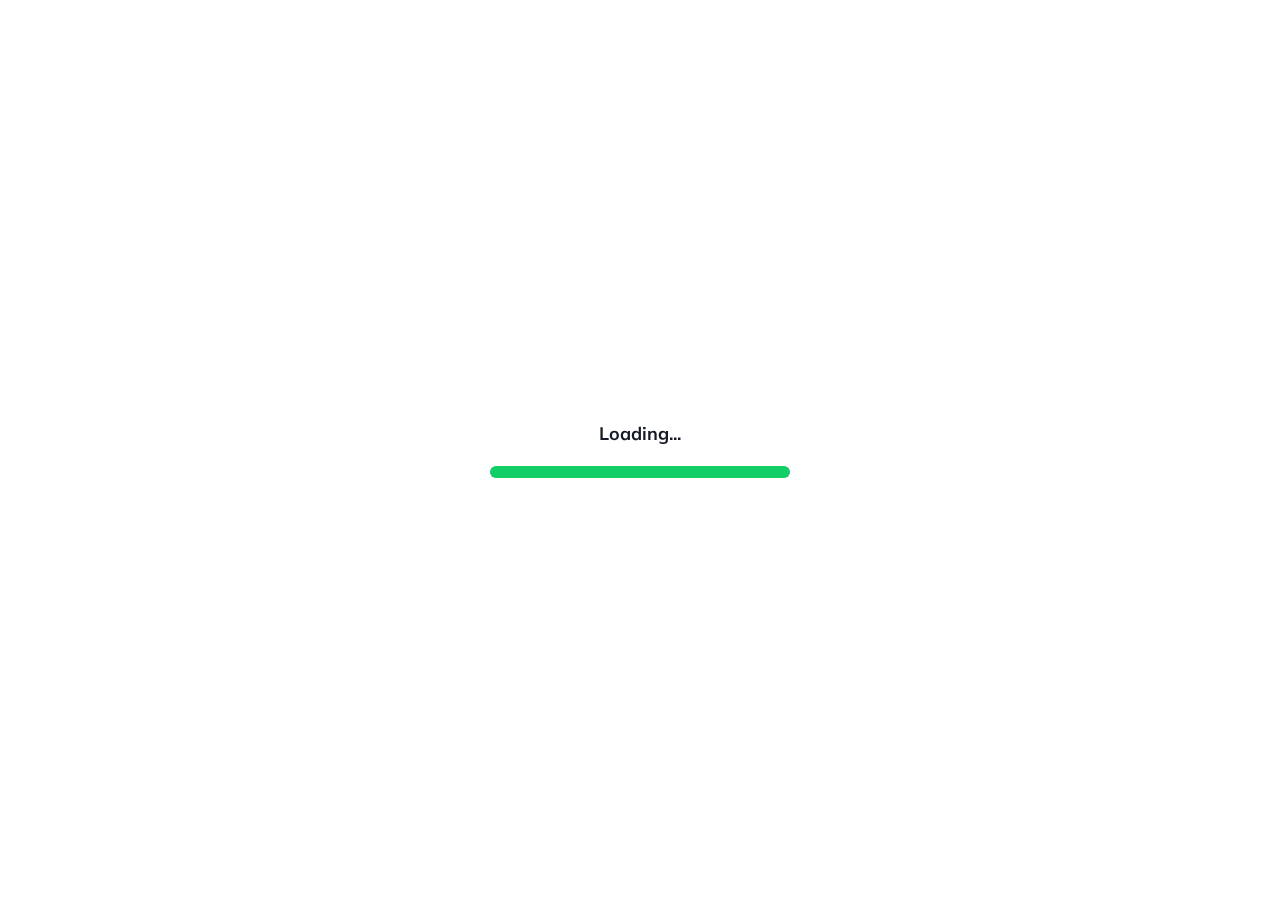
<file: animation/index.html>
<!DOCTYPE html>
<html lang="en">
  <head>
    <meta charset="UTF-8" />
    <meta name="viewport" content="width=device-width, initial-scale=1.0" />
    <title>Animation</title>
    <link rel="preconnect" href="https://fonts.googleapis.com">
    <link rel="preconnect" href="https://fonts.gstatic.com" crossorigin>
    <link href="https://fonts.googleapis.com/css2?family=Mulish&display=swap" rel="stylesheet">
    <link rel="stylesheet" href="./style.css" />
  </head>
  <body>
    <section class="loading">
      <h1 class="loading-title">Loading...</h1>
      <div class="progress-bar" aria-hidden="true">
        <span class="progress-bar-gauge"></span>
      </div>
    </section>
  </body>
</html>
</file>
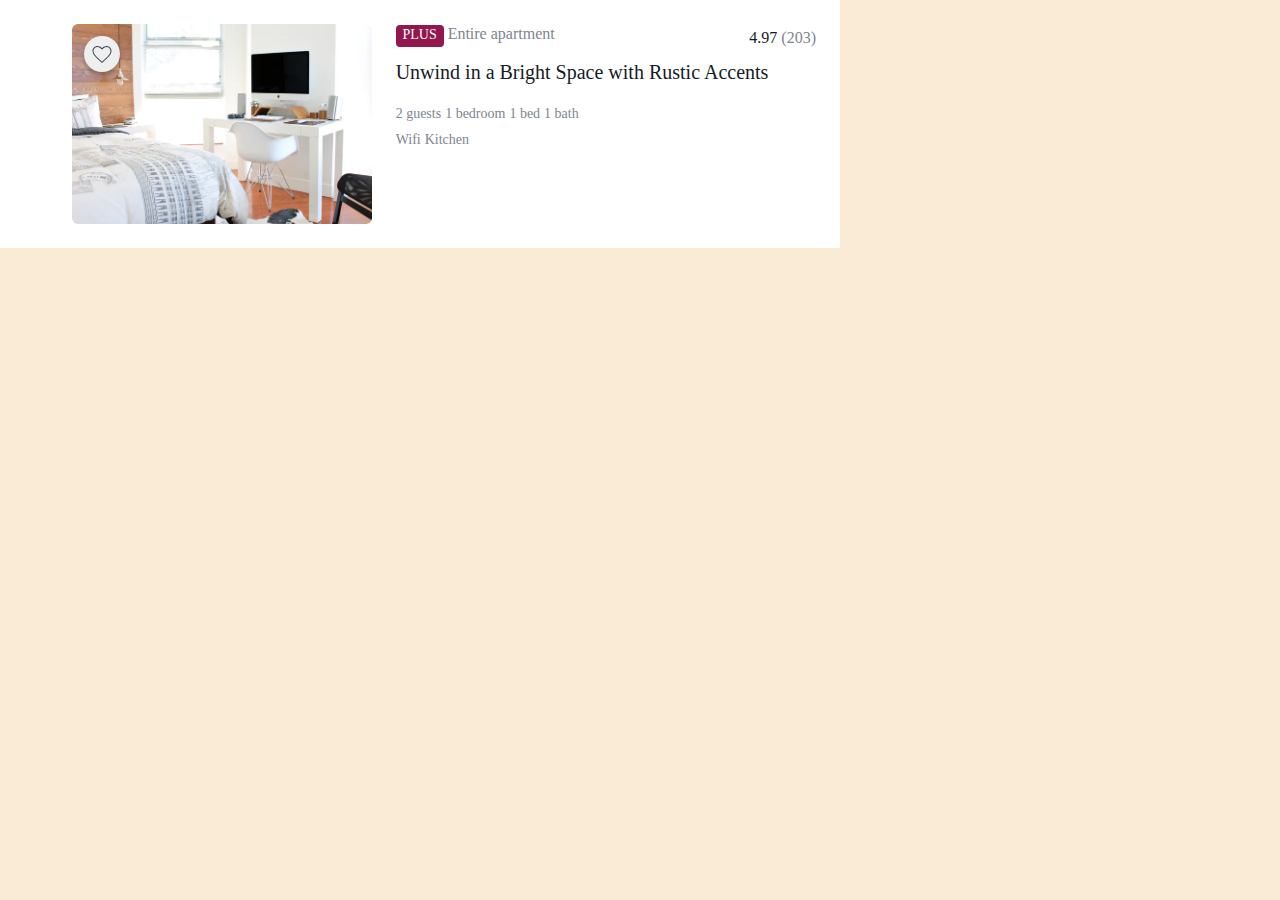
<file: background/index.html>
<!DOCTYPE html>
<html lang="en">
  <head>
    <meta charset="UTF-8" />
    <meta name="viewport" content="width=device-width, initial-scale=1.0" />
    <title>Background</title>
    <link rel="stylesheet" href="./style.css" />
  </head>
  <body>
    <article class="card">
      <div class="card-image">
        <button type="button" class="like-button" aria-label="Like this property"></button>
        <!-- <img/> 대신 background-image를 활용해서 스타일 해보세요!  -->
        <!-- <img src="./assets/img-house.jpg" alt="Seoul AirBnB, hosted by Woohyeon Roh" /> -->
      </div>

      <div class="card-content">
        <header class="card-header">
          <div class="property-type">
            <strong class="plus-badge">Plus</strong>
            <span>Entire apartment</span>
          </div>

          <div class="property-rate">
            <strong aria-label="Review: 4.97">
              4.97
            </strong>
            <span aria-label="Total 203 reviews">(203)</span>
          </div>
        </header>

        <h1 class="card-title">
          Unwind in a Bright Space with Rustic Accents
        </h1>

        <div class="card-detail">
          <dl class="property-detail">
            <div>
              <dt class="sr-only">Rooms and beds</dt>
              <dd>
                <span>2 guests</span>
                <span>1 bedroom</span>
                <span>1 bed</span>
                <span>1 bath</span>
              </dd>
            </div>

            <div>
              <dt class="sr-only">Amenities</dt>
              <dd>
                <span>Wifi</span>
                <span>Kitchen</span>
              </dd>
            </div>
          </dl>
        </div>
      </div>
    </article>
  </body>
</html>
</file>
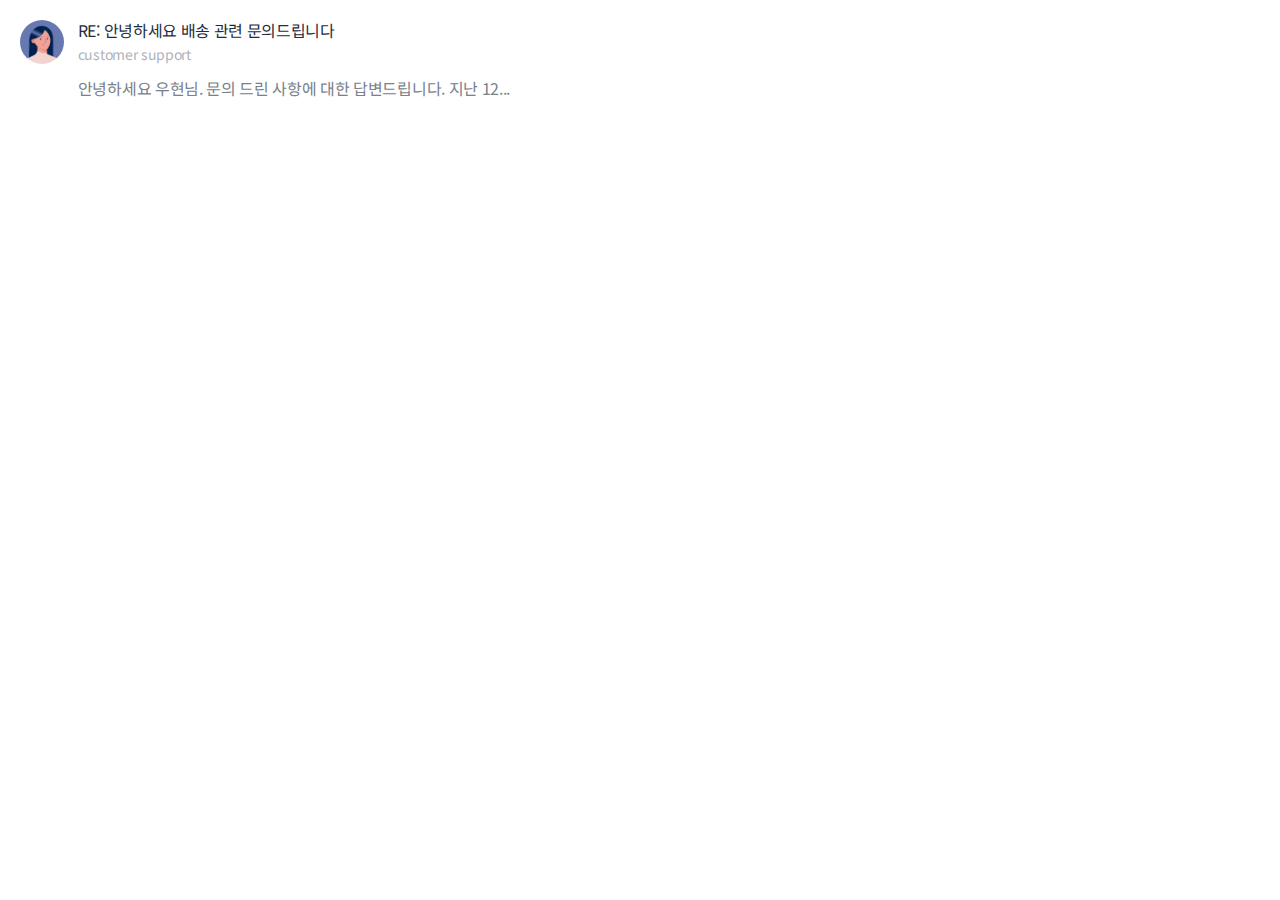
<file: flexbox-2/index.html>
<!DOCTYPE html>
<html lang="ko">
  <head>
    <meta charset="UTF-8" />
    <meta name="viewport" content="width=device-width, initial-scale=1.0" />
    <title>Flexbox 2</title>
    <link href="https://fonts.googleapis.com/css?family=Noto+Sans+KR&display=swap" rel="stylesheet" />
    <link rel="stylesheet" href="./style.css" />
  </head>
  <body>
    <div class="card">
      <img src="./assets/user.jpg" alt="Customer support" class="card-user" />
      <div class="card-content">
        <h1>RE: 안녕하세요 배송 관련 문의드립니다</h1>
        <strong>
          customer support
        </strong>
        <p>
          안녕하세요 우현님. 문의 드린 사항에 대한 답변드립니다. 지난 12...
        </p>
      </div>
    </div>
  </body>
</html>
</file>
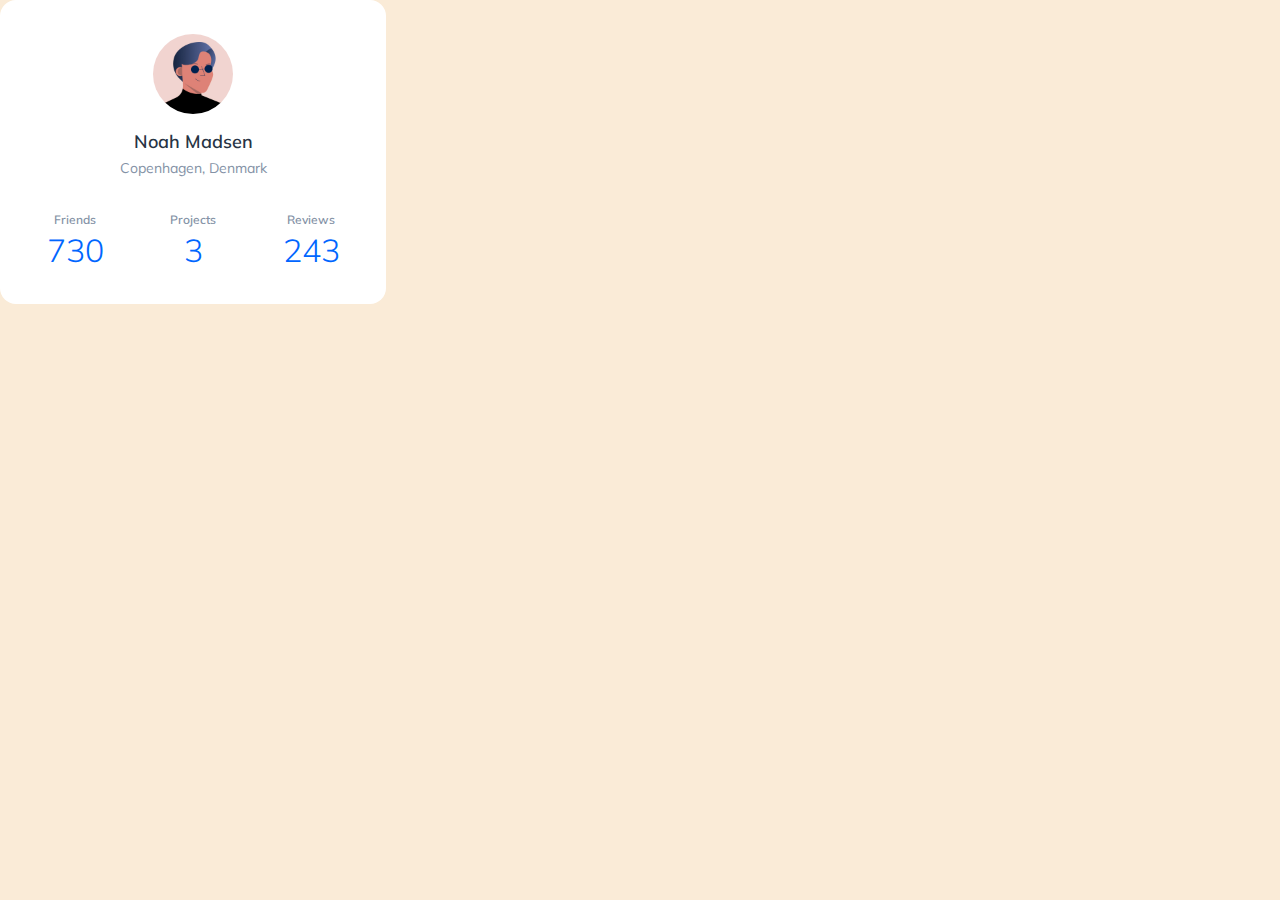
<file: flexbox-3/index.html>
<!DOCTYPE html>
<html lang="en">
  <head>
    <meta charset="UTF-8" />
    <meta name="viewport" content="width=device-width, initial-scale=1.0" />
    <title>Flexbox 3</title>
    <link href="https://fonts.googleapis.com/css?family=Muli:300,400,600&display=swap" rel="stylesheet" />
    <link rel="stylesheet" href="./style.css" />
  </head>
  <body>
    <section class="profile">
      <img src="./assets/user.jpg" alt="Noah Madsen" class="profile-image" />
      <h1 class="profile-name">Noah Madsen</h1>
      <p class="profile-location">Copenhagen, Denmark</p>

      <dl class="profile-detail">
        <div class="profile-detail-item">
          <dt>Friends</dt>
          <dd>730</dd>
        </div>
        <div class="profile-detail-item">
          <dt>Projects</dt>
          <dd>3</dd>
        </div>
        <div class="profile-detail-item">
          <dt>Reviews</dt>
          <dd>243</dd>
        </div>
      </dl>
    </section>
  </body>
</html>
</file>
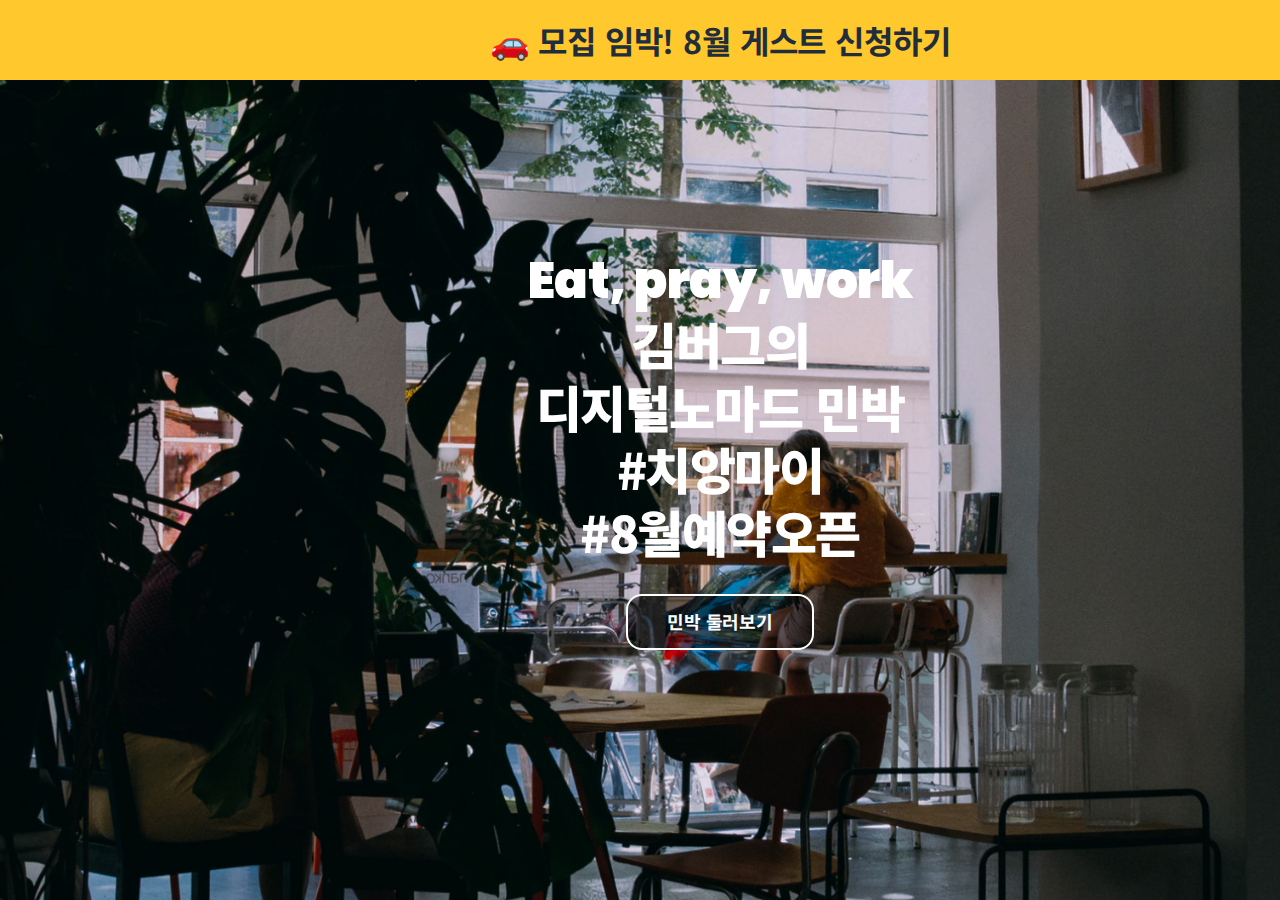
<file: media-query/index.html>
<!DOCTYPE html>
<html lang="ko">
  <head>
    <meta charset="UTF-8" />
    <meta name="viewport" content="width=device-width, initial-scale=1.0" />
    <title>Media Query</title>
    <link
      href="https://fonts.googleapis.com/css2?family=Noto+Sans+KR:wght@700;900&family=Poppins:wght@700&display=swap"
      rel="stylesheet"
    />
    <link rel="stylesheet" href="./style.css" />
  </head>
  <body>
    <aside class="banner">
      <h1 class="banner-title">
        <a href="#">
          🚗 모집 임박! 8월 게스트 신청하기
        </a>
      </h1>
    </aside>

    <section class="landing">
      <h1 class="landing-title">
        <strong lang="en">Eat, pray, work</strong>
        김버그의<br />
        디지털노마드 민박<br />
        #치앙마이<br />
        #8월예약오픈
      </h1>
      <a href="#" class="landing-link">
        민박 둘러보기
      </a>
    </section>
  </body>
</html>
</file>
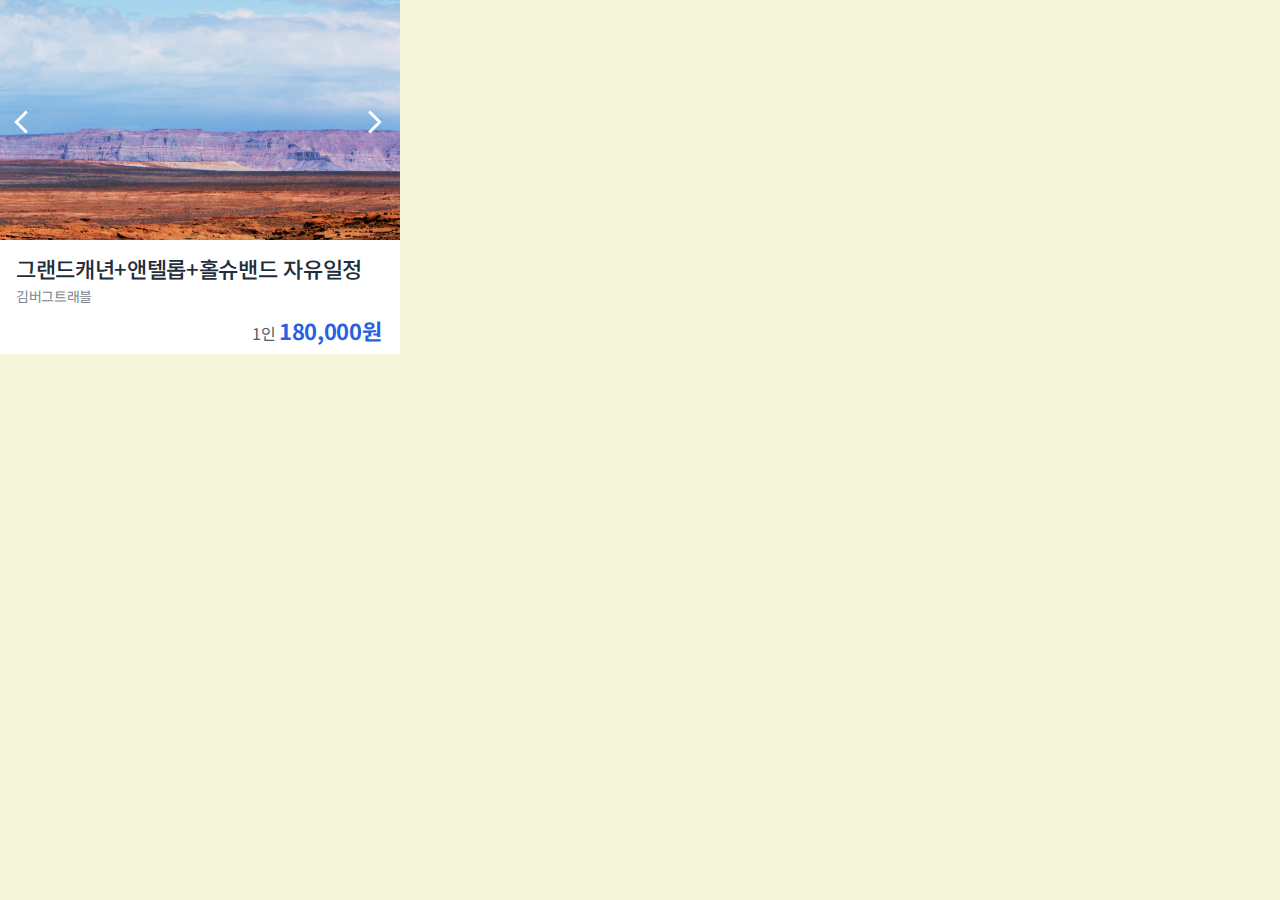
<file: position-2/index.html>
<!DOCTYPE html>
<html lang="ko">
  <head>
    <meta charset="UTF-8" />
    <meta name="viewport" content="width=device-width, initial-scale=1.0" />
    <title>Position 2</title>
    <link href="https://fonts.googleapis.com/css?family=Noto+Sans+KR:400,500,700&display=swap" rel="stylesheet" />
    <link rel="stylesheet" href="./style.css" />
  </head>
  <body>
    <div class="card">
      <div class="card-carousel">
        <img src="./assets/img-card.jpg" alt="그랜드캐년" />
        <button type="button" aria-label="이전" id="prev"></button>
        <button type="button" aria-label="다음" id="next"></button>
      </div>
      <div class="card-content">
        <h1>
          그랜드캐년+앤텔롭+홀슈밴드 자유일정
        </h1>
        <span class="Kimbugtravel">
          김버그트래블
        </span>

        <strong>
          <span>
            1인
          </span>
          180,000원
        </strong>
      </div>
    </div>
  </body>
</html>
</file>
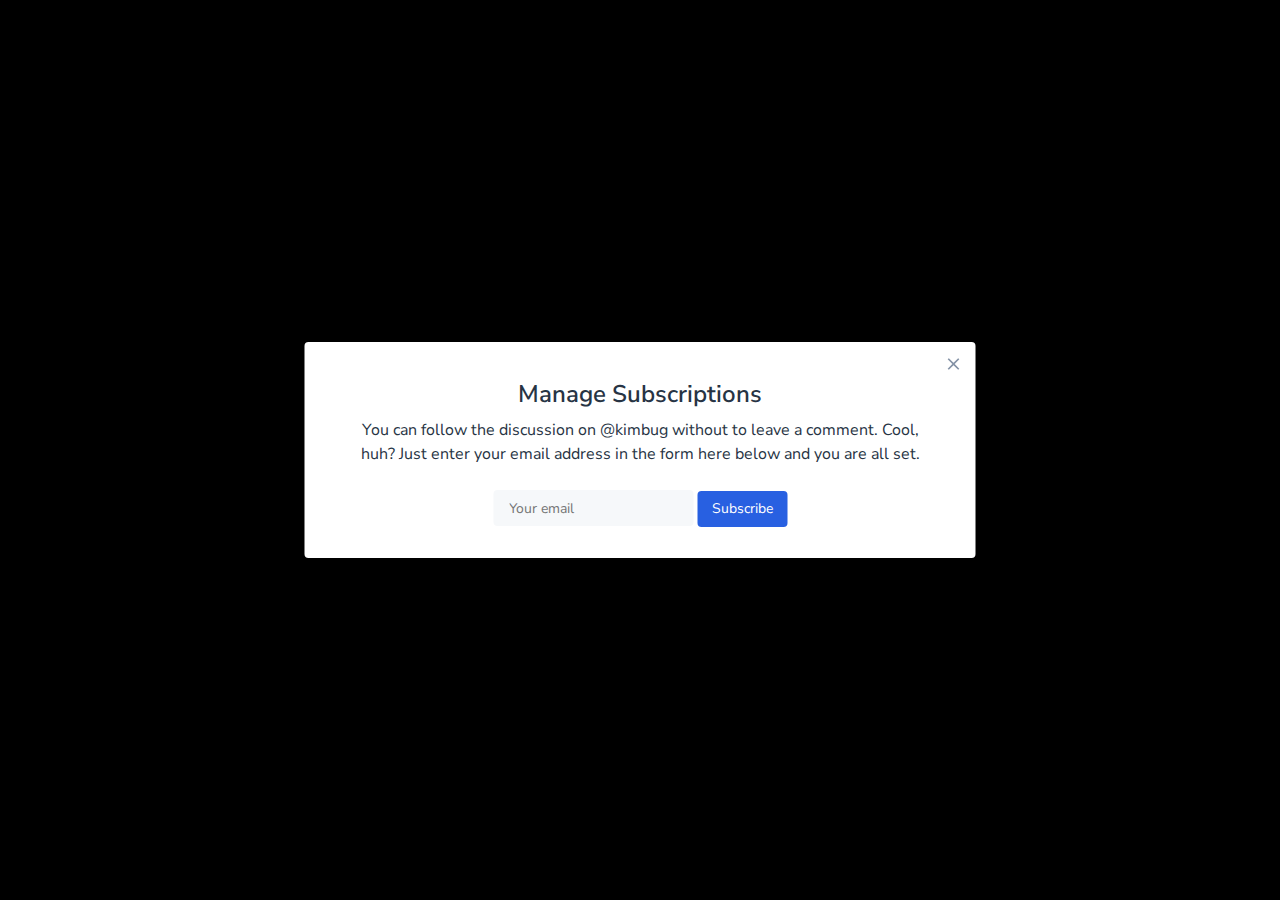
<file: position-3/index.html>
<!DOCTYPE html>
<html lang="en">
  <head>
    <meta charset="UTF-8" />
    <meta name="viewport" content="width=device-width, initial-scale=1.0" />
    <title>Position 3</title>
    <link href="https://fonts.googleapis.com/css?family=Nunito+Sans:400,600&display=swap" rel="stylesheet" />
    <link rel="stylesheet" href="./style.css" />
  </head>
  <body>
    <aside class="modal">
      <h1 class="modal-title">Manage Subscriptions</h1>
      <p class="modal-desc">
        You can follow the discussion on @kimbug without to leave a comment. Cool, huh? Just enter your email address in
        the form here below and you are all set.
      </p>
      <div class="input-group">
        <input type="email" placeholder="Your email" />
        <button type="button">Subscribe</button>
      </div>
      <button type="button" class="close-button" aria-label="Close the modal"></button>
    </aside>
  </body>
</html>
</file>
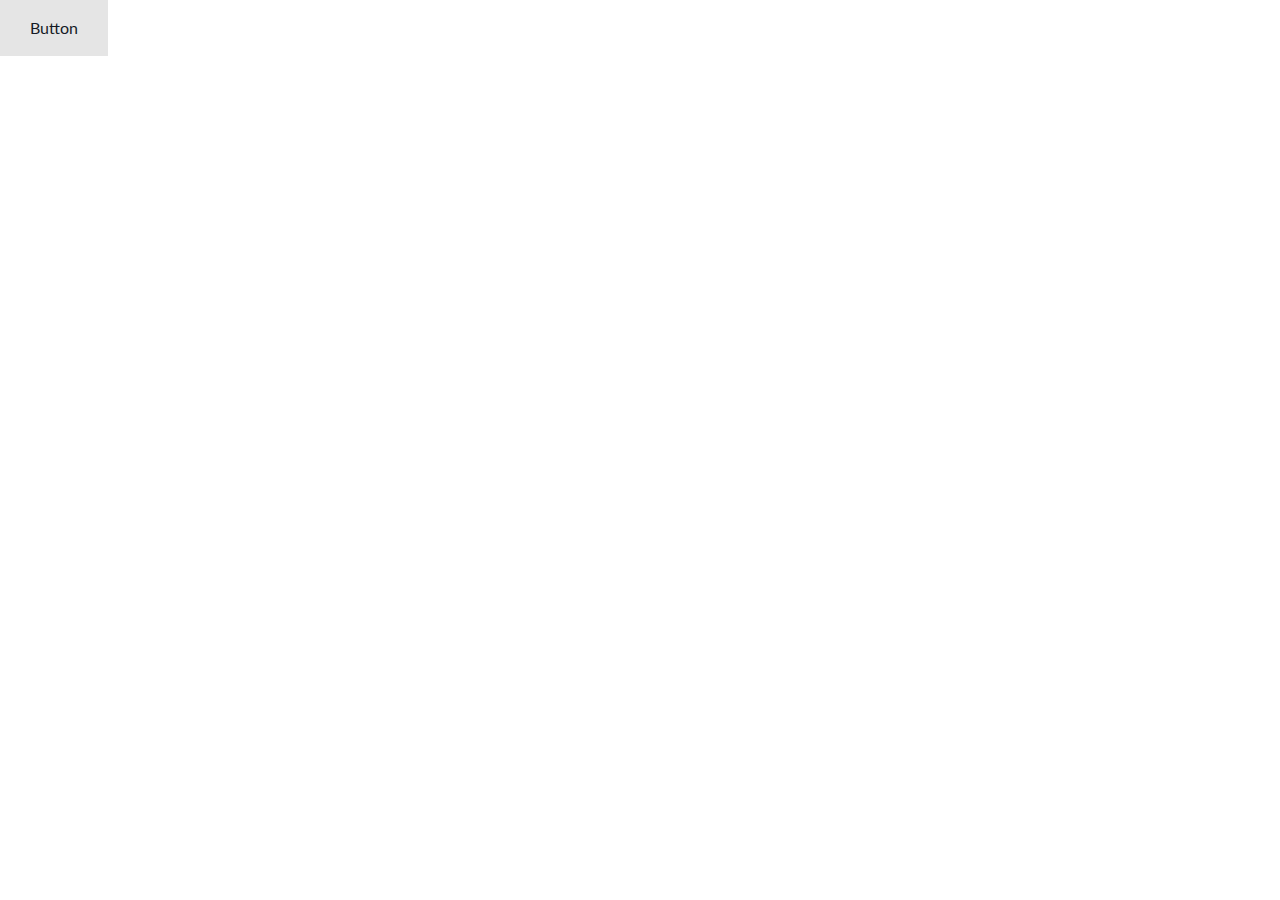
<file: transition/index.html>
<!DOCTYPE html>
<html lang="en">
  <head>
    <meta charset="UTF-8" />
    <meta name="viewport" content="width=device-width, initial-scale=1.0" />
    <title>Transition</title>
    <link rel="preconnect" href="https://fonts.googleapis.com">
    <link rel="preconnect" href="https://fonts.gstatic.com" crossorigin>
    <link href="https://fonts.googleapis.com/css2?family=Lato&display=swap" rel="stylesheet">
    <link rel="stylesheet" href="./style.css" />
  </head>
  <body>
    <button type="button" class="line-button">
      Button
    </button>
  </body>
</html>
</file>
<file: animation/style.css>
/* ▼ WHERE YOUR CODE BEGINS */
* {
    box-sizing: border-box;
    margin: 0;
    padding: 0;
}

body {
    font-family: 'Mulish', sans-serif;
}

.loading {
    position: fixed;
    top: 50%;
    left: 50%;
    transform: translate(-50%, -50%);
}

.loading-title {
    padding-bottom: 20px;
    text-align: center;
    font-size: 18px;
    line-height: 1.333333333333333;
    color: #151B26;
    animation: loading-font 250ms ease-in 0 infinite alternate;
}

.progress-bar,
.progress-bar-gauge {
    border-radius: 100px;
}

.progress-bar {
    width: 300px;
    height: 12px;
    background-color: #E5EAEF;
}

.progress-bar-gauge {
    display: block;
    height: 100%;
    background-color: #13CE66;
    animation: ani-loading-bar-gauge 250ms ease-in 0 infinite;
}

@keyframes loading-font {
    from {
        opacity: 1;
    }
    to {
        opacity: 0;
    }
}

@keyframes ani-loading-bar-gauge {
    from {
        width: 0;
    }
    to {
        width: 100%;
    }
}
</file>
<file: background/style.css>
/*실패*/
.like-button {
  box-shadow: 0px 4px 4px rgba(0, 0, 0, 0.25);
}

/* ▼ WHERE YOUR CODE BEGINS */

* {
  box-sizing: border-box;
  margin: 0px;
  padding: opx;
}

html {
  background-color: antiquewhite;
}

body {
  position: relative;
  width: 840px;
  height: 248px;
  padding: 24px;
  background-color: white;
}

.card-image {
  position: relative;
  width: 300px;
  height: 200px;
  border-radius: 6px;
  background-size: cover;
  background-image: url(./assets/img-house.jpg);
  margin-right: 24px;
}

.like-button {
  position: absolute;
  top: 12px;
  left: 12px;
  width: 36px;
  height: 36px;
  border: none;
  border-radius: 50%;
  background-repeat: no-repeat;
  background-position: center center;
  background-image: url(./assets/icon-favorite.svg);
}

.plus-badge {
  display: inline-block;
  width: 48px;
  height: 22px;
  color: white;
  font-size: 14px;
  font-weight: 500;
  line-height: 20px;
  text-transform: uppercase;
  text-align: center;
  background-color: #92174D;
  border-radius: 4px;
}

.property-type span {
  font-size: 16px;
  line-height: 20px;
  color: #7D858F;
}

.card-title {
  font-size: 20px;
  font-weight: 400;
  line-height: 32px;
  color: #151B26;
  margin-bottom: 16px;
}

.property-detail span {
  font-size: 14px;
  line-height: 16px;
  color: #7D858F;
}

.sr-only {
  display: none;
}

.property-rate strong {
  font-size: 16px;
  font-weight: 400;
  line-height: 20px;
  color: #151B26;
}

.property-rate span {
  font-size: 16px;
  font-weight: 400;
  line-height: 20px;
  color: #7D858F;
}

.card {
  display: flex;
  justify-content: center;
  align-items: flex-start;
  width: 100%;
  height: 100%;
}

.property-rate {
  position: absolute;
  top: 28px;
  right: 24px;
}

.property-type {
  margin-bottom: 9px;
}

.property-detail dd {
  margin-bottom: 8px;
}
</file>
<file: flexbox-2/style.css>
* {
  box-sizing: border-box;
  margin: 0;
}

body {
  font-family: "Noto Sans KR", sans-serif;
  letter-spacing: -0.02em;
}

h1 {
  font-size: 16px;
  font-weight: 400;
  color: #1f2d3d;
  line-height: 1.25;
}

strong {
  font-size: 14px;
  font-weight: 400;
  color: #afb3b9;
  line-height: 1.4285714286;
}

p {
  font-size: 16px;
  color: #79818b;
  line-height: 1.5;
}

.card {
  padding: 20px;
  background-color: #fff;
  width: 530px;
  display: flex;
  justify-content: space-between;
}

.card-user {
  width: 44px;
  height: 44px;
  border-radius: 50%;
}

.card-content h1 {
  margin-bottom: 4px;
}

.card-content strong {
  display: block;
  margin-bottom: 12px;
}

/* ▼ WHERE YOUR CODE BEGINS */
</file>
<file: flexbox-3/style.css>
* {
  box-sizing: border-box;
  margin: 0;
}

body {
  font-family: "Muli", sans-serif;
  color: #273444;
  background-color: antiquewhite;
}

.profile-name {
  font-size: 18px;
  font-weight: 600;
  line-height: 1.3333333333;
}

.profile-location {
  font-size: 14px;
  line-height: 1.4285714286;
  color: #8492a6;
}

.profile-detail dt {
  font-size: 12px;
  font-weight: 600;
  line-height: 1.6666666667;
  color: #8492a6;
}

.profile-detail dd {
  font-size: 32px;
  font-weight: 300;
  line-height: 1.25;
  color: #0066ff;
}

/* ▼ WHERE YOUR CODE BEGINS */

.profile {
  width:386px;
  height: 304px;
  background-color: white;
  border-radius: 16px;

  display: flex;
  flex-direction: column;
  justify-content: center;
  align-items: center;
}

.profile-image {
  display: block;
  width: 80px;
  height: 80px;
  border-radius: 50%;
  margin-bottom: 16px;
}

.profile-detail {
  display: flex;
}

.profile-detail-item {
  display: flex;
  flex-direction: column;
  align-items: center;
}

.profile-name {
  margin-bottom: 4px;
}

.profile-location {
  margin-bottom: 32px;
}

dd {
  margin: 0 40px;
}
</file>
<file: media-query/style.css>
* {
  box-sizing: border-box;
  margin: 0;
}

body {
  font-family: "Noto Sans KR", sans-serif;
  letter-spacing: -0.01em;
}

a {
  text-decoration: none;
}

.landing {
  background-image: url("./assets/img-bg.jpg");
  background-size: cover;
  background-position: center center;
  background-repeat: no-repeat;
}

.landing-title {
  line-height: 1.25;
  letter-spacing: -0.03em;
  color: #fff;
}

.landing-title strong {
  display: block;
  font-family: "Poppins", sans-serif;
  letter-spacing: -0.01em;
}

.landing-link {
  line-height: 1;
  color: #fff;
}

.banner-title a {
  color: #1f2d3d;
}

/* ▼ WHERE YOUR CODE BEGINS */
/*실패*/

.banner,
.landing {
  display: flex;
  flex-direction: column;
  justify-content: center;
  align-items: center;
}

.banner {
  position: fixed;
  top: 0px;
  left: opx;

  width: 1440px;
  height: 80px;
  background-color: #FFC82C;
}

.landing {
  width: 1440px;
  height: 900px;
}

.landing-title {
    text-align: center;
    font-size: 50px;
    font-weight: 900;
    margin-bottom: 32px;
}

.landing-link {
  height: 56px;
  border: 2px solid rgba(255, 255, 255, 1);
  border-radius: 16px;
  padding: 16px 39px;

  background-color: rgba(0, 0, 0, 0.5);

  text-align: center;
  font-size: 18px;
  font-weight: 700;
}

@media screen and (max-width: 375px) {  
  .banner {
    display: flex;
    flex-direction: column;
    justify-content: center;
    align-items: center;

    position: fixed;
    bottom: 0px;
    left: opx;
    
    width: 375px;
    height: 64px;
    background-color: #FFC82C;
  }
  
  .landing {
    display: flex;
    flex-direction: column;
    justify-content: center;
    align-items: right;

    width: 375px;
    height: 667px;
  }
  
  .landing-title {
      text-align: right;
      font-size: 32px;
      font-weight: 700;
  }
  
  .landing-link {
    height: 52px;
    border: 2px solid rgba(255, 255, 255, 1);
    border-radius: 16px;
    padding: 16px 39px;
  
    background-color: rgba(0, 0, 0, 0.5);
  
    text-align: center;
    font-size: 15px;
    font-weight: 700;
  }
}
</file>
<file: position-2/style.css>
* {
  box-sizing: border-box;
  margin: 0;
}

body {
  font-family: "Noto Sans KR", sans-serif;
  letter-spacing: -0.02em;
  background-color: beige;
}

h1 {
  font-size: 22px;
  font-weight: 500;
  color: #1f2d3d;
  line-height: 1.4545454545;
}

span {
  font-size: 14px;
  font-weight: 400;
  color: #7d858f;
  line-height: 1.5;
}

strong {
  font-size: 22px;
  color: #2860e1;
  line-height: 1.0909090909;
}

strong span {
  font-size: 16px;
  font-weight: 400;
  color: #525d69;
  line-height: 1.5;
}

button {
  display: block;
  width: 28px;
  height: 28px;
  border: none;
  background-size: contain;
  background-repeat: no-repeat;
  background-position: center center;
  background-color: transparent;
}

#prev {
  background-image: url(./assets/icon-backward.svg);
}

#next {
  background-image: url(./assets/icon-forward.svg);
}

/* ▼ WHERE YOUR CODE BEGINS */
.card {
  position: relative;
  width: 400px;
  height: 354px;
}

.card-carousel img {
  position: absolute;
  top: -30px;
  left: -7px;
  /**display: block;**/
  width: 407px;
  height: 270px;
}

.card-content {
  position: absolute;
  top: 240px;
  width: 400px;
  height: 114px;
  background-color: #FFFFFF;
}

.card-content h1 {
  position: absolute;
  top: 12px;
  left: 16px;
}

.Kimbugtravel {
  position: absolute;
  top: 46px;
  left: 16px;
}

strong {
  position: absolute;
  top: 78px;
  left: 252px;
}

#prev {
  position: absolute;
  top: 108.45px;
  left: 7.19px;
}

#next {
  position: absolute;
  top: 108.45px;
  right:11.19px;
}
</file>
<file: position-3/style.css>
* {
  box-sizing: border-box;
  margin: 0;
}

body {
  width: 100%;
  height: 100vh;
  font-family: "Nunito Sans", sans-serif;
  color: #273444;
  background-color: #000;
}

input:focus,
input:active,
button:focus,
button:active {
  box-shadow: none;
  outline: none;
}

.modal {
  background-color: #fff;
}

.modal-title {
  font-size: 24px;
  font-weight: 600;
  line-height: 1.6666666667;
}

.modal-desc {
  font-size: 16px;
  line-height: 1.5;
}

.input-group input,
.input-group button {
  font-size: 14px;
  font-family: "Nunito Sans", sans-serif;
  line-height: 1.4285714286;
}

.close-button {
  width: 20px;
  height: 20px;
  border: none;
  background-color: transparent;
  background-image: url(./assets/icon-close.svg);
  background-position: center center;
  background-size: contain;
  background-repeat: no-repeat;
}

/* ▼ WHERE YOUR CODE BEGINS */

.modal {
  position: relative;
  top: 50%;
  left: 50%;
  transform: translate(-50%, -50%);
  width: 671px;
  height: 216px;
  padding: 32px 40px;
  text-align: center;
  border-radius: 4px;
}

.modal-title {
  margin-bottom: 4px;
}

.modal-desc {
  margin-bottom: 24px;
}

.input-group input {
  width: 200px;
  height: 36px;
  border: none;
  border-radius: 4px;
  background-color: #F6F8FA;
  padding-left: 16px;
}

.input-group button {
  width: 90px;
  height: 36px;
  border: none;
  border-radius: 4px;
  background-color: #2860E1;
  color: #ffffff;
  margin: 0px;
}

.close-button {
  position: absolute;
  top: 12.17px;
  right: 12.17px;
}
</file>
<file: transition/style.css>
/* ▼ WHERE YOUR CODE BEGINS */
/*실패*/
* {
    box-sizing: border-box;
    margin: 0;
    padding: 0;
}

.line-button {
    font-family: 'Lato', sans-serif;
    padding: 18px 30px;
    color: #151B26;
    font-size: 16px;
    line-height: 1.25;
    border: none;
    background-color: #E5E5E5;
}

.line-button:hover {
    cursor: pointer;
    transition: border-bottom 1000ms ease-in;
}
</file>
